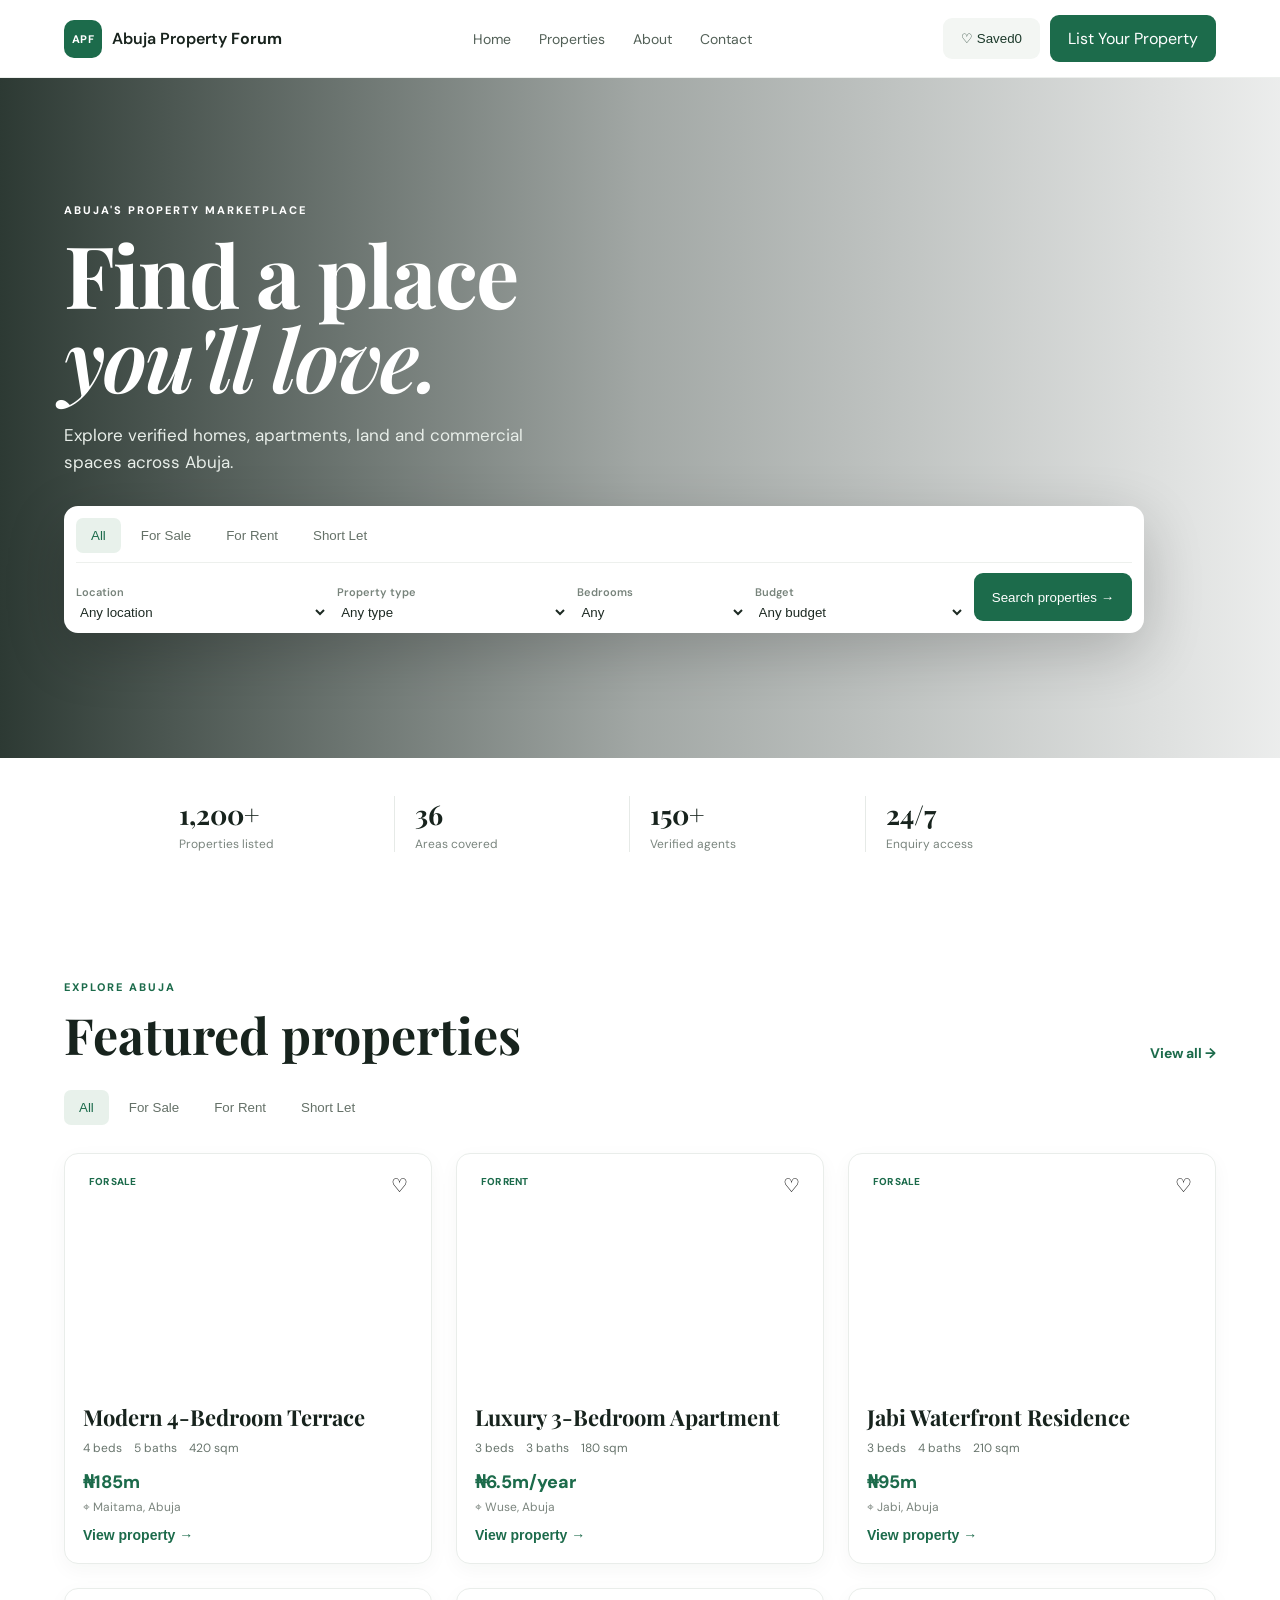
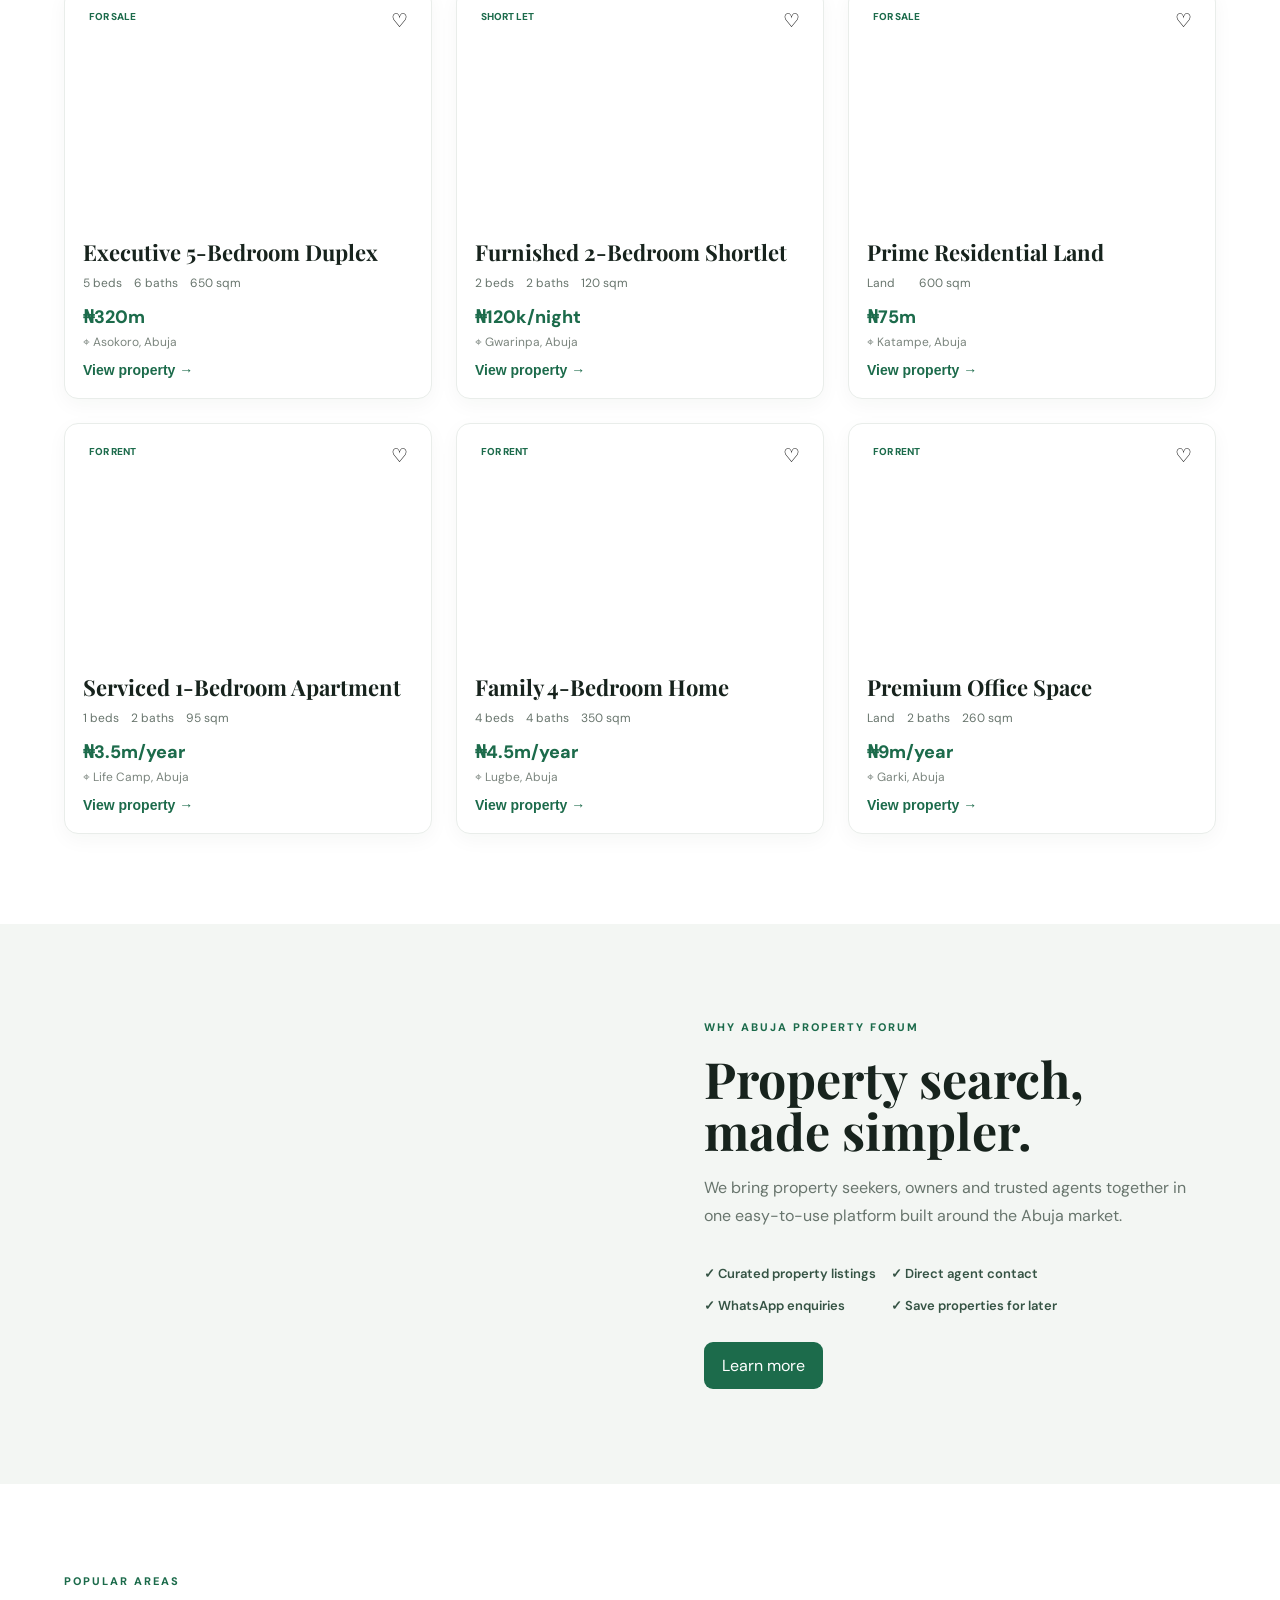
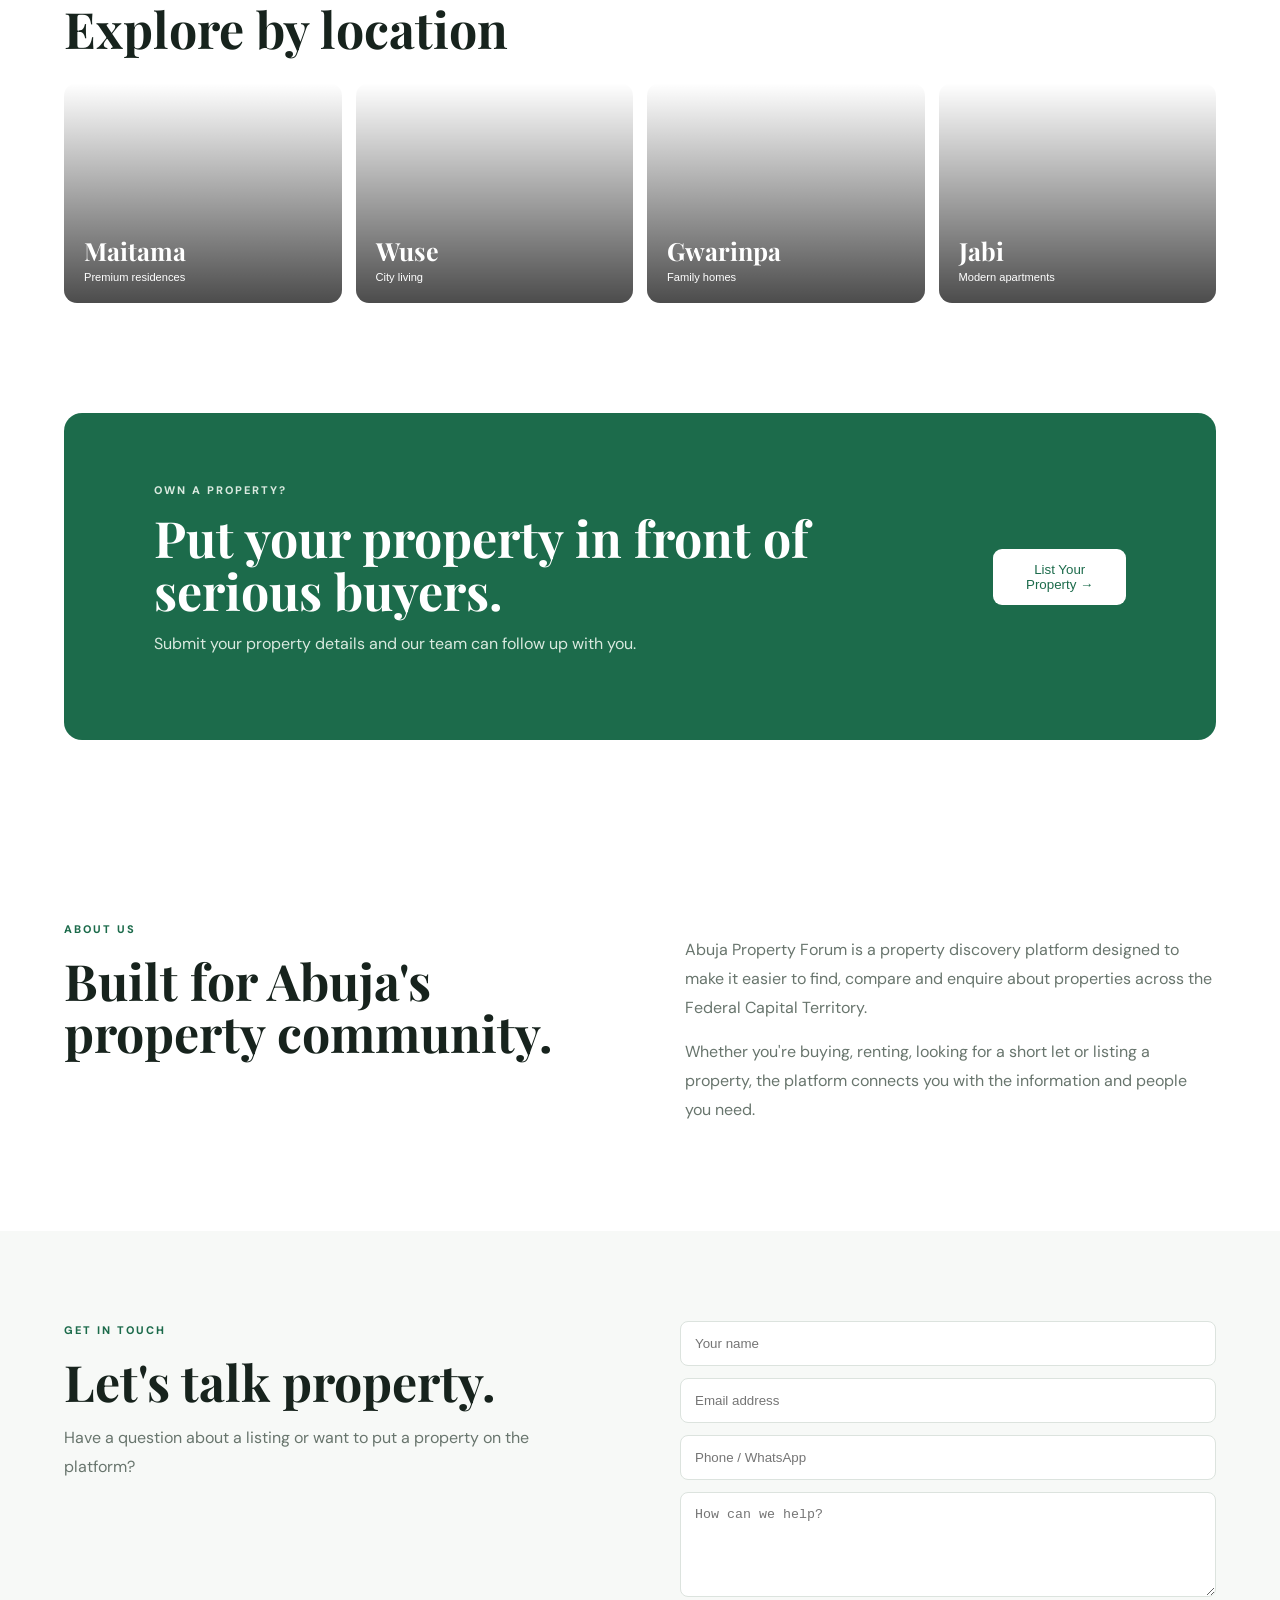
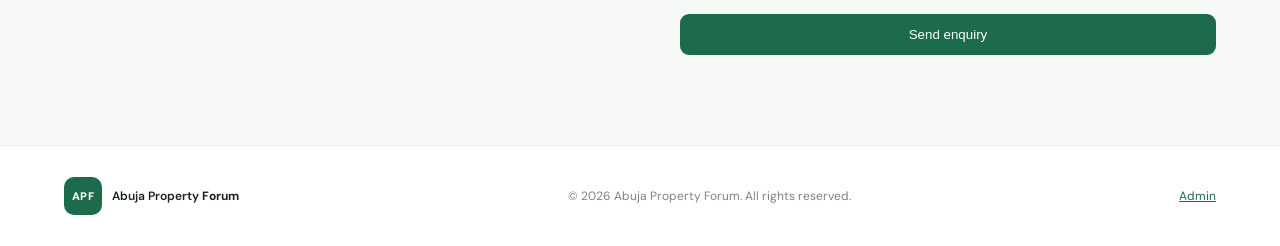
<file: index.html>
<!DOCTYPE html>
<html lang="en">
<head>
<meta charset="UTF-8">
<meta name="viewport" content="width=device-width, initial-scale=1.0">
<meta name="description" content="Abuja Property Forum — discover homes, apartments, land and commercial properties across Abuja.">
<title>Abuja Property Forum | Find Your Place in Abuja</title>
<link rel="preconnect" href="https://fonts.googleapis.com">
<link rel="preconnect" href="https://fonts.gstatic.com" crossorigin>
<link href="https://fonts.googleapis.com/css2?family=DM+Sans:wght@400;500;600;700&family=Playfair+Display:wght@600;700&display=swap" rel="stylesheet">
<link rel="stylesheet" href="style.css">
</head>
<body>
<header class="site-header">
  <a class="brand" href="#home"><span class="brand-mark">APF</span><span>Abuja Property <b>Forum</b></span></a>
  <nav id="mainNav">
    <a href="#home">Home</a><a href="#properties">Properties</a><a href="#about">About</a><a href="#contact">Contact</a>
  </nav>
  <div class="header-actions"><button class="ghost-btn" id="favNav">♡ Saved <span id="favCount">0</span></button><a class="primary-btn" href="#list">List Your Property</a></div>
  <button class="menu-btn" id="menuBtn">☰</button>
</header>

<main>
<section class="hero" id="home">
  <div class="hero-overlay"></div>
  <div class="hero-content">
    <p class="eyebrow">ABUJA'S PROPERTY MARKETPLACE</p>
    <h1>Find a place<br><em>you'll love.</em></h1>
    <p class="hero-copy">Explore verified homes, apartments, land and commercial spaces across Abuja.</p>
    <div class="search-panel">
      <div class="search-tabs"><button class="active" data-purpose="all">All</button><button data-purpose="sale">For Sale</button><button data-purpose="rent">For Rent</button><button data-purpose="shortlet">Short Let</button></div>
      <div class="search-grid">
        <label>Location<select id="searchLocation"><option value="">Any location</option><option>Wuse</option><option>Maitama</option><option>Gwarinpa</option><option>Jabi</option><option>Asokoro</option><option>Garki</option><option>Life Camp</option><option>Katampe</option><option>Lugbe</option></select></label>
        <label>Property type<select id="searchType"><option value="">Any type</option><option>Apartment</option><option>House</option><option>Duplex</option><option>Land</option><option>Commercial</option></select></label>
        <label>Bedrooms<select id="searchBeds"><option value="">Any</option><option value="1">1+</option><option value="2">2+</option><option value="3">3+</option><option value="4">4+</option></select></label>
        <label>Budget<select id="searchPrice"><option value="">Any budget</option><option value="100000">Under ₦100k</option><option value="500000">Under ₦500k</option><option value="1000000">Under ₦1m</option><option value="5000000">Under ₦5m</option><option value="50000000">Under ₦50m</option></select></label>
        <button class="search-btn" id="searchBtn">Search properties →</button>
      </div>
    </div>
  </div>
</section>

<section class="stats">
  <div><strong>1,200+</strong><span>Properties listed</span></div><div><strong>36</strong><span>Areas covered</span></div><div><strong>150+</strong><span>Verified agents</span></div><div><strong>24/7</strong><span>Enquiry access</span></div>
</section>

<section class="section" id="properties">
  <div class="section-head"><div><p class="eyebrow dark">EXPLORE ABUJA</p><h2>Featured properties</h2></div><a href="#properties" class="text-link" id="viewAll">View all →</a></div>
  <div class="filter-row">
    <button class="filter active" data-filter="all">All</button><button class="filter" data-filter="sale">For Sale</button><button class="filter" data-filter="rent">For Rent</button><button class="filter" data-filter="shortlet">Short Let</button>
  </div>
  <div class="property-grid" id="propertyGrid"></div>
  <div class="empty-state" id="emptyState" hidden>No properties match your search.</div>
</section>

<section class="split-section">
  <div class="split-image"></div>
  <div class="split-copy"><p class="eyebrow dark">WHY ABUJA PROPERTY FORUM</p><h2>Property search, made simpler.</h2><p>We bring property seekers, owners and trusted agents together in one easy-to-use platform built around the Abuja market.</p><div class="check-list"><span>✓ Curated property listings</span><span>✓ Direct agent contact</span><span>✓ WhatsApp enquiries</span><span>✓ Save properties for later</span></div><a class="primary-btn" href="#about">Learn more</a></div>
</section>

<section class="section locations"><div class="section-head"><div><p class="eyebrow dark">POPULAR AREAS</p><h2>Explore by location</h2></div></div><div class="location-grid">
  <button class="location-card" data-location="Maitama"><span>Maitama</span><small>Premium residences</small></button>
  <button class="location-card" data-location="Wuse"><span>Wuse</span><small>City living</small></button>
  <button class="location-card" data-location="Gwarinpa"><span>Gwarinpa</span><small>Family homes</small></button>
  <button class="location-card" data-location="Jabi"><span>Jabi</span><small>Modern apartments</small></button>
</div></section>

<section class="cta" id="list"><div><p class="eyebrow">OWN A PROPERTY?</p><h2>Put your property in front of serious buyers.</h2><p>Submit your property details and our team can follow up with you.</p></div><button class="light-btn" id="openList">List Your Property →</button></section>

<section class="section about" id="about"><div><p class="eyebrow dark">ABOUT US</p><h2>Built for Abuja's property community.</h2></div><div><p>Abuja Property Forum is a property discovery platform designed to make it easier to find, compare and enquire about properties across the Federal Capital Territory.</p><p>Whether you're buying, renting, looking for a short let or listing a property, the platform connects you with the information and people you need.</p></div></section>

<section class="contact section" id="contact"><div><p class="eyebrow dark">GET IN TOUCH</p><h2>Let's talk property.</h2><p>Have a question about a listing or want to put a property on the platform?</p></div><form id="contactForm"><input required placeholder="Your name"><input required type="email" placeholder="Email address"><input placeholder="Phone / WhatsApp"><textarea required rows="5" placeholder="How can we help?"></textarea><button class="primary-btn" type="submit">Send enquiry</button></form></section>
</main>

<footer><div class="brand"><span class="brand-mark">APF</span><span>Abuja Property <b>Forum</b></span></div><p>© 2026 Abuja Property Forum. All rights reserved.</p><a href="admin.html">Admin</a></footer>

<div class="modal" id="propertyModal"><div class="modal-card property-modal"><button class="close" data-close>×</button><div id="propertyDetail"></div></div></div>
<div class="modal" id="listModal"><div class="modal-card"><button class="close" data-close>×</button><p class="eyebrow dark">LIST YOUR PROPERTY</p><h2>Tell us about your property</h2><form id="listForm" class="modal-form"><input name="name" required placeholder="Your name"><input name="phone" required placeholder="Phone / WhatsApp"><input name="title" required placeholder="Property title"><select name="type" required><option value="">Property type</option><option>Apartment</option><option>House</option><option>Duplex</option><option>Land</option><option>Commercial</option></select><input name="location" required placeholder="Location in Abuja"><input name="price" required placeholder="Price (e.g. ₦850,000/year)"><textarea name="details" rows="4" placeholder="Property details"></textarea><button class="primary-btn">Submit property</button></form></div></div>
<script src="app.js"></script>
</body>
</html>
</file>
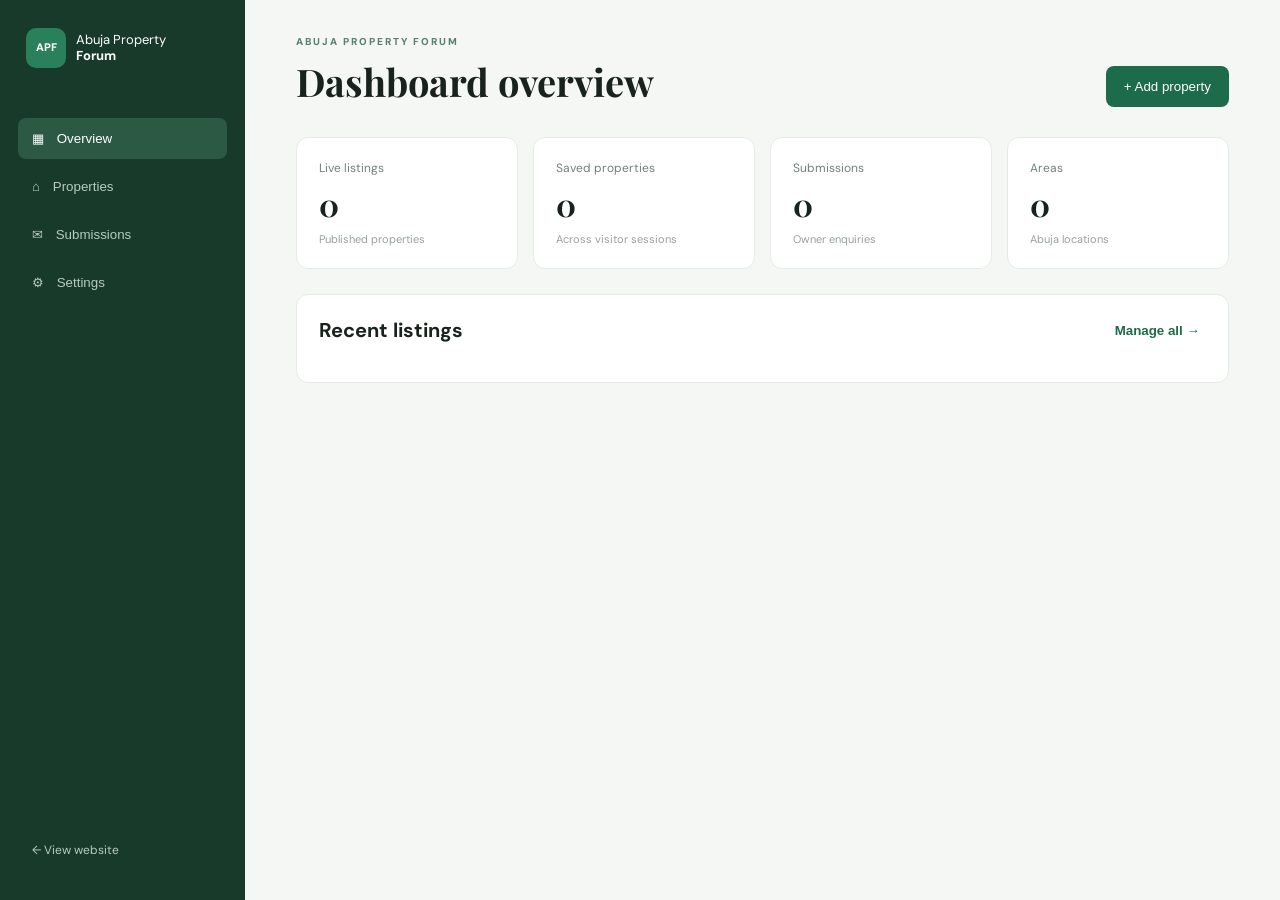
<file: admin.html>
<!DOCTYPE html>
<html lang="en"><head><meta charset="UTF-8"><meta name="viewport" content="width=device-width,initial-scale=1.0"><title>APF Admin Dashboard</title><link rel="preconnect" href="https://fonts.googleapis.com"><link rel="preconnect" href="https://fonts.gstatic.com" crossorigin><link href="https://fonts.googleapis.com/css2?family=DM+Sans:wght@400;500;600;700&family=Playfair+Display:wght@600;700&display=swap" rel="stylesheet"><link rel="stylesheet" href="admin.css"></head>
<body>
<aside class="sidebar"><a class="brand" href="index.html"><span class="brand-mark">APF</span><span>Abuja Property<br><b>Forum</b></span></a><nav><button class="nav active" data-section="overview">▦ <span>Overview</span></button><button class="nav" data-section="properties">⌂ <span>Properties</span></button><button class="nav" data-section="submissions">✉ <span>Submissions</span></button><button class="nav" data-section="settings">⚙ <span>Settings</span></button></nav><a class="site-link" href="index.html">← View website</a></aside>
<main class="admin-main"><header><div><p class="eyebrow">ABUJA PROPERTY FORUM</p><h1 id="pageTitle">Dashboard overview</h1></div><button class="primary" id="addBtn">+ Add property</button></header>
<section id="overview" class="panel active"><div class="cards"><div class="stat"><span>Live listings</span><strong id="statProperties">0</strong><small>Published properties</small></div><div class="stat"><span>Saved properties</span><strong id="statSaved">0</strong><small>Across visitor sessions</small></div><div class="stat"><span>Submissions</span><strong id="statSubmissions">0</strong><small>Owner enquiries</small></div><div class="stat"><span>Areas</span><strong id="statAreas">0</strong><small>Abuja locations</small></div></div><div class="panel-box"><div class="box-head"><h2>Recent listings</h2><button class="link" onclick="switchSection('properties')">Manage all →</button></div><div id="recentTable"></div></div></section>
<section id="properties" class="panel"><div class="toolbar"><input id="adminSearch" placeholder="Search properties..."><select id="adminPurpose"><option value="">All statuses</option><option value="sale">For Sale</option><option value="rent">For Rent</option><option value="shortlet">Short Let</option></select></div><div class="panel-box"><div id="propertyTable"></div></div></section>
<section id="submissions" class="panel"><div class="panel-box"><div class="box-head"><h2>Property submissions</h2></div><div id="submissionTable"></div></div></section>
<section id="settings" class="panel"><div class="panel-box settings"><h2>Platform settings</h2><label>Description<textarea name="description" rows="4"></textarea></label><button class="primary">Save property</button>
<div class="field image-upload-field">
  <label for="propertyImage">Property Image</label>
  <input type="file" id="propertyImage" accept="image/*">
  <small class="help-text">Select a property photo directly from your phone or computer.</small>
  <div id="imagePreview" class="image-preview" hidden>
    <img id="imagePreviewImg" alt="Property image preview">
    <button type="button" id="removeImage" class="remove-image">Remove image</button>
  </div>
</div>

</form></div></div>
<script src="admin.js"></script></body></html>
</file>
<file: style.css>
*{box-sizing:border-box}html{scroll-behavior:smooth}body{margin:0;font-family:"DM Sans",sans-serif;color:#17231d;background:#fff}.site-header{height:78px;display:flex;align-items:center;justify-content:space-between;padding:0 5%;position:sticky;top:0;background:rgba(255,255,255,.96);backdrop-filter:blur(12px);z-index:20;border-bottom:1px solid #edf0ed}.brand{display:flex;align-items:center;gap:10px;text-decoration:none;color:#18231d;font-weight:600}.brand-mark{display:grid;place-items:center;width:38px;height:38px;border-radius:10px;background:#1c6b4b;color:white;font-size:11px;font-weight:800;letter-spacing:.5px}.site-header nav{display:flex;gap:28px}.site-header nav a{color:#526057;text-decoration:none;font-size:14px}.header-actions{display:flex;gap:10px;align-items:center}.primary-btn,.ghost-btn,.light-btn,.search-btn{border:0;border-radius:9px;padding:13px 18px;font:600 14px inherit;cursor:pointer;text-decoration:none;display:inline-flex;justify-content:center;align-items:center}.primary-btn,.search-btn{background:#1c6b4b;color:#fff}.ghost-btn{background:#f3f6f3;color:#1c3a2b}.light-btn{background:#fff;color:#1c6b4b}.menu-btn{display:none;border:0;background:none;font-size:24px}.hero{min-height:680px;position:relative;background:url("https://images.unsplash.com/photo-1600607687920-4e2a09cf159d?auto=format&fit=crop&w=2200&q=85") center/cover;display:flex;align-items:center}.hero-overlay{position:absolute;inset:0;background:linear-gradient(90deg,rgba(10,25,18,.86),rgba(10,25,18,.38),rgba(10,25,18,.08))}.hero-content{position:relative;z-index:1;width:90%;max-width:1240px;margin:auto;color:#fff}.eyebrow{font-size:11px;font-weight:800;letter-spacing:2px;margin:0 0 15px}.eyebrow.dark{color:#1c6b4b}.hero h1{font:700 clamp(48px,7vw,86px)/.98 "Playfair Display",serif;margin:0;letter-spacing:-2px}.hero h1 em{font-weight:600}.hero-copy{font-size:17px;max-width:520px;line-height:1.6;color:#e8eee9;margin:22px 0 30px}.search-panel{max-width:1080px;background:#fff;border-radius:14px;padding:12px;box-shadow:0 18px 60px rgba(0,0,0,.2);color:#1b2921}.search-tabs{display:flex;gap:5px;padding-bottom:9px;border-bottom:1px solid #edf0ed}.search-tabs button,.filter{border:0;background:transparent;padding:10px 15px;border-radius:7px;cursor:pointer;color:#657168;font:600 13px inherit}.search-tabs button.active,.filter.active{background:#e8f1eb;color:#1c6b4b}.search-grid{display:grid;grid-template-columns:1.2fr 1.1fr .8fr 1fr auto;gap:9px;padding-top:10px;align-items:end}.search-grid label{font-size:11px;color:#78847c;font-weight:600}.search-grid select{display:block;width:100%;margin-top:5px;border:0;outline:0;font:500 14px inherit;color:#1d2a23;background:#fff}.search-btn{height:48px;white-space:nowrap}.stats{display:grid;grid-template-columns:repeat(4,1fr);max-width:1050px;margin:auto;padding:38px 5%;gap:20px}.stats div{display:flex;flex-direction:column;gap:4px;border-right:1px solid #e6eae7}.stats div:last-child{border:0}.stats strong{font:700 27px "Playfair Display",serif}.stats span{font-size:12px;color:#7a857e}.section{padding:90px 5%;max-width:1300px;margin:auto}.section-head{display:flex;justify-content:space-between;align-items:end}.section h2,.split-copy h2,.cta h2,.about h2,.contact h2{font:700 clamp(34px,4vw,50px)/1.05 "Playfair Display",serif;margin:0}.text-link{color:#1c6b4b;font-weight:700;text-decoration:none;font-size:14px}.filter-row{display:flex;gap:5px;margin:28px 0}.property-grid{display:grid;grid-template-columns:repeat(3,1fr);gap:24px}.property-card{border:1px solid #e9edea;border-radius:14px;overflow:hidden;background:#fff;transition:.25s;box-shadow:0 6px 20px rgba(20,40,30,.04)}.property-card:hover{transform:translateY(-4px);box-shadow:0 16px 35px rgba(20,40,30,.1)}.property-img{height:230px;position:relative;background-size:cover;background-position:center}.badge{position:absolute;top:14px;left:14px;background:#fff;padding:7px 10px;border-radius:6px;font-size:10px;font-weight:800;color:#1c6b4b;text-transform:uppercase}.heart{position:absolute;right:14px;top:14px;width:35px;height:35px;border:0;border-radius:50%;background:#fff;cursor:pointer;font-size:19px}.heart.saved{color:#d94d4d}.property-body{padding:18px}.property-body h3{font:700 22px "Playfair Display",serif;margin:0 0 8px}.property-meta{display:flex;gap:12px;color:#68756d;font-size:12px;margin-bottom:14px}.property-price{font-size:18px;font-weight:800;color:#1c6b4b}.property-location{font-size:12px;color:#7b857e;margin-top:5px}.empty-state{text-align:center;padding:60px;color:#718078}.split-section{display:grid;grid-template-columns:1fr 1fr;background:#f3f6f3}.split-image{min-height:560px;background:url("https://images.unsplash.com/photo-1600566753086-00f18fb6b3ea?auto=format&fit=crop&w=1400&q=80") center/cover}.split-copy{padding:90px 10%;display:flex;flex-direction:column;align-items:flex-start;justify-content:center}.split-copy p,.about p,.contact p{color:#68756d;line-height:1.8;max-width:600px}.check-list{display:grid;grid-template-columns:1fr 1fr;gap:15px;margin:18px 0 28px;color:#355344;font-size:13px;font-weight:600}.location-grid{display:grid;grid-template-columns:repeat(4,1fr);gap:14px;margin-top:28px}.location-card{height:220px;border:0;border-radius:13px;padding:20px;text-align:left;color:#fff;display:flex;flex-direction:column;justify-content:end;cursor:pointer;background:linear-gradient(0deg,rgba(0,0,0,.7),transparent),url("https://images.unsplash.com/photo-1564013799919-ab600027ffc6?auto=format&fit=crop&w=700&q=75") center/cover}.location-card:nth-child(2){background-image:linear-gradient(0deg,rgba(0,0,0,.7),transparent),url("https://images.unsplash.com/photo-1600585154340-be6161a56a0c?auto=format&fit=crop&w=700&q=75")}.location-card:nth-child(3){background-image:linear-gradient(0deg,rgba(0,0,0,.7),transparent),url("https://images.unsplash.com/photo-1600607688969-a5bfcd646154?auto=format&fit=crop&w=700&q=75")}.location-card:nth-child(4){background-image:linear-gradient(0deg,rgba(0,0,0,.7),transparent),url("https://images.unsplash.com/photo-1600047509807-ba8f99d2cdde?auto=format&fit=crop&w=700&q=75")}.location-card span{font:700 25px "Playfair Display",serif}.location-card small{margin-top:4px}.cta{margin:20px 5% 90px;padding:70px 7%;border-radius:18px;background:#1c6b4b;color:#fff;display:flex;align-items:center;justify-content:space-between;gap:30px}.cta p{color:#d9e9df;max-width:580px}.about{display:grid;grid-template-columns:1fr 1fr;gap:90px}.contact{display:grid;grid-template-columns:1fr 1fr;gap:80px;background:#f7f9f7;max-width:none}.contact form{max-width:560px}.contact input,.contact textarea,.modal-form input,.modal-form select,.modal-form textarea{width:100%;padding:14px;border:1px solid #dce3de;border-radius:8px;margin-bottom:12px;font:14px inherit;background:#fff;outline:0}.contact input:focus,.contact textarea:focus,.modal-form input:focus,.modal-form select:focus,.modal-form textarea:focus{border-color:#1c6b4b}.contact button{width:100%}footer{padding:30px 5%;display:flex;align-items:center;justify-content:space-between;border-top:1px solid #e8ece9;font-size:12px;color:#7a857e}footer a{color:#1c6b4b}.modal{position:fixed;inset:0;background:rgba(0,0,0,.6);display:none;align-items:center;justify-content:center;padding:20px;z-index:50}.modal.open{display:flex}.modal-card{background:#fff;border-radius:16px;width:min(620px,100%);max-height:90vh;overflow:auto;padding:34px;position:relative}.property-modal{width:min(980px,100%);padding:0}.close{position:absolute;right:15px;top:15px;z-index:3;width:38px;height:38px;border:0;border-radius:50%;background:#fff;box-shadow:0 3px 15px #0002;font-size:24px;cursor:pointer}.detail-image{height:390px;background:center/cover}.detail-body{padding:30px}.detail-grid{display:grid;grid-template-columns:2fr 1fr;gap:30px}.agent-box{background:#f2f6f3;padding:20px;border-radius:12px}.agent-box a{display:block;text-align:center;margin-top:10px}.detail-price{font-size:26px;font-weight:800;color:#1c6b4b}.modal-form{margin-top:22px}.toast{position:fixed;right:20px;bottom:20px;background:#18231d;color:#fff;padding:14px 18px;border-radius:8px;z-index:100;box-shadow:0 10px 30px #0003}@media(max-width:900px){.site-header nav,.header-actions{display:none}.menu-btn{display:block}.site-header nav.mobile-open{display:flex;position:absolute;top:78px;left:0;right:0;background:#fff;padding:20px;flex-direction:column;border-bottom:1px solid #eee}.hero{min-height:750px}.search-grid{grid-template-columns:1fr 1fr}.search-btn{grid-column:span 2}.property-grid{grid-template-columns:1fr 1fr}.location-grid{grid-template-columns:1fr 1fr}.split-section,.about,.contact{grid-template-columns:1fr}.split-image{min-height:350px}.stats{grid-template-columns:1fr 1fr}.cta{flex-direction:column;align-items:flex-start}}@media(max-width:600px){.hero-content{width:92%}.hero h1{font-size:52px}.search-grid{grid-template-columns:1fr}.search-btn{grid-column:auto}.property-grid{grid-template-columns:1fr}.location-grid{grid-template-columns:1fr 1fr}.location-card{height:180px}.stats{grid-template-columns:1fr 1fr}.stats div{border:0}.section{padding:65px 5%}.split-copy{padding:65px 7%}.check-list{grid-template-columns:1fr}.about,.contact{gap:30px}.detail-grid{grid-template-columns:1fr}.detail-image{height:260px}footer{flex-direction:column;gap:12px}.site-header{padding:0 4%}}
</file>
<file: admin.css>
*{box-sizing:border-box}body{margin:0;font-family:"DM Sans",sans-serif;color:#18231d;background:#f5f7f5;display:flex}.sidebar{width:245px;background:#183a2a;color:#dce9e0;min-height:100vh;padding:28px 18px;display:flex;flex-direction:column;position:fixed;left:0;top:0;bottom:0}.brand{display:flex;gap:10px;align-items:center;color:#fff;text-decoration:none;font-size:13px;line-height:1.25;margin:0 8px 50px}.brand-mark{display:grid;place-items:center;width:40px;height:40px;background:#2b805c;border-radius:10px;font-size:11px;font-weight:800}.sidebar nav{display:grid;gap:7px}.nav{border:0;background:transparent;color:#b8cbc0;text-align:left;padding:13px 14px;border-radius:8px;font:600 13px inherit;cursor:pointer}.nav.active,.nav:hover{background:#2b5943;color:#fff}.nav span{margin-left:9px}.site-link{margin-top:auto;color:#b8cbc0;text-decoration:none;font-size:12px;padding:14px}.admin-main{margin-left:245px;width:calc(100% - 245px);padding:35px 4% 70px}.admin-main header{display:flex;justify-content:space-between;align-items:end;margin-bottom:30px}.eyebrow{font-size:10px;letter-spacing:2px;font-weight:800;color:#58816b;margin:0 0 8px}.admin-main h1,.modal-card h2{font:700 38px "Playfair Display",serif;margin:0}.panel{display:none}.panel.active{display:block}.cards{display:grid;grid-template-columns:repeat(4,1fr);gap:15px;margin-bottom:25px}.stat,.panel-box{background:#fff;border:1px solid #e6ebe7;border-radius:12px;padding:22px}.stat{display:flex;flex-direction:column;gap:7px}.stat span{font-size:12px;color:#738078}.stat strong{font:700 31px "Playfair Display",serif}.stat small{font-size:11px;color:#98a19b}.box-head{display:flex;justify-content:space-between;align-items:center;margin-bottom:17px}.box-head h2{margin:0;font-size:20px}.link{border:0;background:none;color:#1c6b4b;font-weight:700;cursor:pointer}.toolbar{display:flex;gap:10px;margin-bottom:15px}.toolbar input,.toolbar select,.settings input{padding:13px;border:1px solid #dbe3dd;border-radius:8px;background:#fff;font:14px inherit;outline:0}.toolbar input{width:300px}.data-table{width:100%;border-collapse:collapse;font-size:12px}.data-table th,.data-table td{text-align:left;padding:13px 10px;border-bottom:1px solid #edf0ed}.data-table th{color:#78847c;font-size:10px;text-transform:uppercase;letter-spacing:.7px}.thumb{width:52px;height:40px;border-radius:5px;object-fit:cover}.status{display:inline-block;padding:5px 8px;border-radius:20px;background:#e8f3ec;color:#236346;font-size:10px;font-weight:800}.actions button{border:0;background:#f2f5f3;border-radius:6px;padding:7px 9px;cursor:pointer;margin-right:4px}.actions .delete{color:#bd4c4c}.primary{background:#1c6b4b;color:#fff;border:0;border-radius:8px;padding:13px 18px;font:700 13px inherit;cursor:pointer}.danger{background:#fff0f0;color:#b84343;border:1px solid #f0d4d4;border-radius:8px;padding:12px 16px;font-weight:700;cursor:pointer}.settings{max-width:700px}.settings label,.modal-card label{display:block;font-size:12px;font-weight:700;color:#536159;margin:16px 0}.settings input,.modal-card input,.modal-card select,.modal-card textarea{display:block;width:100%;margin-top:7px}.settings hr{border:0;border-top:1px solid #e7ebe8;margin:30px 0}.modal{display:none;position:fixed;inset:0;background:#0008;align-items:center;justify-content:center;padding:20px;z-index:20}.modal.open{display:flex}.modal-card{position:relative;background:#fff;width:min(850px,100%);max-height:92vh;overflow:auto;border-radius:14px;padding:32px}.close{position:absolute;right:14px;top:14px;width:36px;height:36px;border:0;border-radius:50%;background:#f2f5f3;font-size:23px;cursor:pointer}.form-grid{display:grid;grid-template-columns:1fr 1fr;gap:0 15px}.modal-card input,.modal-card select,.modal-card textarea{padding:12px;border:1px solid #dbe3dd;border-radius:7px;font:13px inherit;outline:0}.modal-card textarea{resize:vertical}@media(max-width:850px){.sidebar{width:70px;padding:22px 8px}.sidebar .brand span:last-child,.nav span,.site-link{display:none}.brand{margin:0 6px 50px}.admin-main{margin-left:70px;width:calc(100% - 70px);padding:25px 4%}.cards{grid-template-columns:1fr 1fr}.data-table{min-width:720px}.panel-box{overflow:auto}.toolbar input{width:100%}.form-grid{grid-template-columns:1fr}}@media(max-width:500px){.cards{grid-template-columns:1fr}.admin-main header{align-items:flex-start;gap:15px}.admin-main h1{font-size:28px}.admin-main header .primary{white-space:nowrap;padding:11px}.toolbar{flex-direction:column}.sidebar{width:58px}.admin-main{margin-left:58px;width:calc(100% - 58px)}}
.image-upload-field input[type="file"] {
  width: 100%;
  padding: 12px;
  border: 1px dashed #b9c8be;
  border-radius: 10px;
  background: #f7faf8;
  cursor: pointer;
}
.help-text {
  display: block;
  margin-top: 6px;
  color: #66756c;
  font-size: 12px;
}
.image-preview {
  margin-top: 12px;
  max-width: 320px;
}
.image-preview img {
  display: block;
  width: 100%;
  max-height: 220px;
  object-fit: cover;
  border-radius: 12px;
  border: 1px solid #dbe4de;
}
.remove-image {
  margin-top: 8px;
  border: 0;
  border-radius: 8px;
  padding: 8px 12px;
  cursor: pointer;
}
</file>
